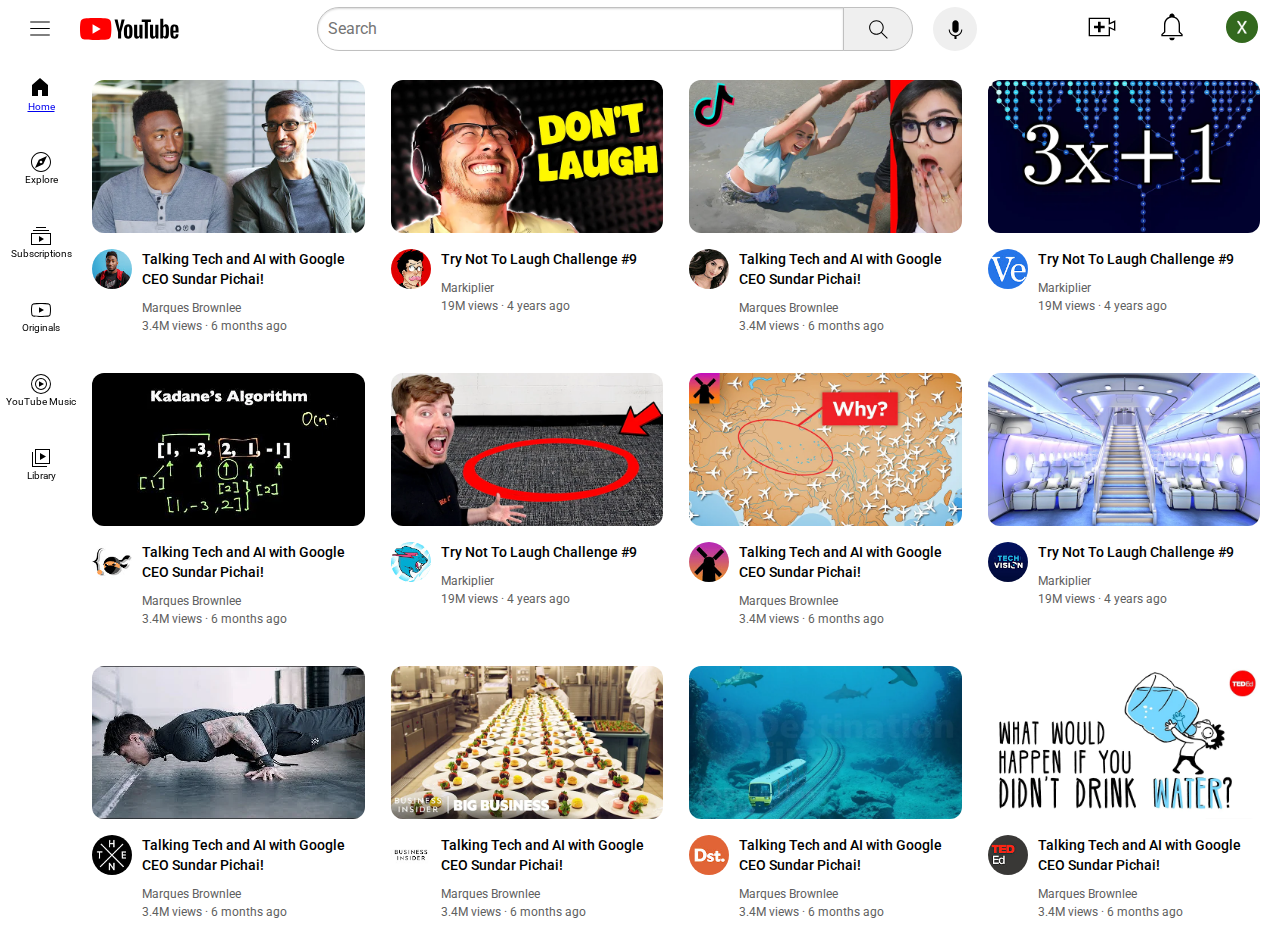
<file: index.html>
<!DOCTYPE html>
<html>

<head>

  <link rel="preconnect" href="https://fonts.googleapis.com">
  <link rel="preconnect" href="https://fonts.gstatic.com" crossorigin>
  <link href="https://fonts.googleapis.com/css2?family=Roboto:wght@400;500;700&display=swap" rel="stylesheet">

  <link rel="stylesheet" href="styles/general.css">
  <link rel="stylesheet" href="styles/video.css">
  <link rel="stylesheet" href="styles/header.css">
  <link rel="stylesheet" href="styles/sidebar.css">

</head>

<body>

  <header class="header">
    <div class="left-section">
      <img class="hamburg-menu" src="icons/hamburger-menu.svg">
      <img class="youtube-logo" src="icons/youtube-logo.svg">
    </div>
    <div class="middle-section">
      <input class="search-bar" type="text" placeholder="Search">
      <button class="search-button">
        <img class="search-icon" src="icons/search.svg">
      </button>
      <button class="voice-search-button">
        <img class="voice-search-icon" src="icons/voice-search-icon.svg">
      </button>
    </div>
    <div class="right-section">
      <button class="upload-button">
        <img class="upload-icon" src="icons/upload.svg" alt="">
      </button>
      <button class="notofications-button">
        <img class="notofications-icon" src="icons/notifications.svg" alt="">
      </button>
      <button class="current-user-button">
        <img class="current-user-icon" src="channel-pictures/my-channel.jpg" alt="">
      </button>
    </div>
  </header>

  <nav class="sidebar">
    <div class="sidebar-link">
      <a href="https://www.youtube.com">
        <img src="icons/home.svg">
        <div>Home</div>
      </a>
    </div>
    <div class="sidebar-link">
      <img src="icons/explore.svg">
      <div>Explore</div>
    </div>
    <div class="sidebar-link">
      <img src="icons/subscriptions.svg">
      <div>Subscriptions</div>
    </div>
    <div class="sidebar-link">
      <img src="icons/originals.svg">
      <div>Originals</div>
    </div>
    <div class="sidebar-link">
      <img src="icons/youtube-music.svg">
      <div>YouTube Music</div>
    </div>
    <div class="sidebar-link">
      <img src="icons/library.svg">
      <div>Library</div>
    </div>
  </nav>

  <main>
    <section class="video-grid">
      <div class="video-preview">
        <div class="thumbnail-row">
          <img class="thumbnail" src="thumbnails/thumbnail-1.webp">
        </div>
        <div class="video-info-grid">
          <div class="channel-picture">
            <img class="profile-picture" src="channel-pictures/channel-1.jpeg">
          </div>
          <div class="video-info">
            <p class="video-title">
              Talking Tech and AI with Google CEO Sundar Pichai!
            </p>
            <p class="video-author">
              Marques Brownlee
            </p>
            <p class="video-stats">
              3.4M views &#xB7; 6 months ago
            </p>
          </div>
        </div>
      </div>
  
      <div class="video-preview">
        <div class="thumbnail-row">
          <img class="thumbnail" src="thumbnails/thumbnail-2.webp">
        </div>
        <div class="video-info-grid">
          <div class="channel-picture">
            <img class="profile-picture" src="channel-pictures/channel-2.jpeg">
          </div>
          <div class="video-info">
            <p class="video-title">
              Try Not To Laugh Challenge #9
            </p>
            <p class="video-author">
              Markiplier
            </p>
            <p class="video-stats">
              19M views &#xB7; 4 years ago
            </p>
          </div>
        </div>
      </div>
  
      <div class="video-preview">
        <div class="thumbnail-row">
          <img class="thumbnail" src="thumbnails/thumbnail-3.webp">
        </div>
        <div class="video-info-grid">
          <div class="channel-picture">
            <img class="profile-picture" src="channel-pictures/channel-3.jpeg">
          </div>
          <div class="video-info">
            <p class="video-title">
              Talking Tech and AI with Google CEO Sundar Pichai!
            </p>
            <p class="video-author">
              Marques Brownlee
            </p>
            <p class="video-stats">
              3.4M views &#xB7; 6 months ago
            </p>
          </div>
        </div>
      </div>
  
  
      <div class="video-preview">
        <div class="thumbnail-row">
          <img class="thumbnail" src="thumbnails/thumbnail-4.webp">
        </div>
        <div class="video-info-grid">
          <div class="channel-picture">
            <img class="profile-picture" src="channel-pictures/channel-4.jpeg">
          </div>
          <div class="video-info">
            <p class="video-title">
              Try Not To Laugh Challenge #9
            </p>
            <p class="video-author">
              Markiplier
            </p>
            <p class="video-stats">
              19M views &#xB7; 4 years ago
            </p>
          </div>
        </div>
      </div>
  
      <div class="video-preview">
        <div class="thumbnail-row">
          <img class="thumbnail" src="thumbnails/thumbnail-5.webp">
        </div>
        <div class="video-info-grid">
          <div class="channel-picture">
            <img class="profile-picture" src="channel-pictures/channel-5.jpeg">
          </div>
          <div class="video-info">
            <p class="video-title">
              Talking Tech and AI with Google CEO Sundar Pichai!
            </p>
            <p class="video-author">
              Marques Brownlee
            </p>
            <p class="video-stats">
              3.4M views &#xB7; 6 months ago
            </p>
          </div>
        </div>
      </div>
  
  
      <div class="video-preview">
        <div class="thumbnail-row">
          <img class="thumbnail" src="thumbnails/thumbnail-6.webp">
        </div>
        <div class="video-info-grid">
          <div class="channel-picture">
            <img class="profile-picture" src="channel-pictures/channel-6.jpeg">
          </div>
          <div class="video-info">
            <p class="video-title">
              Try Not To Laugh Challenge #9
            </p>
            <p class="video-author">
              Markiplier
            </p>
            <p class="video-stats">
              19M views &#xB7; 4 years ago
            </p>
          </div>
        </div>
      </div>
  
      <div class="video-preview">
        <div class="thumbnail-row">
          <img class="thumbnail" src="thumbnails/thumbnail-7.webp">
        </div>
        <div class="video-info-grid">
          <div class="channel-picture">
            <img class="profile-picture" src="channel-pictures/channel-7.jpeg">
          </div>
          <div class="video-info">
            <p class="video-title">
              Talking Tech and AI with Google CEO Sundar Pichai!
            </p>
            <p class="video-author">
              Marques Brownlee
            </p>
            <p class="video-stats">
              3.4M views &#xB7; 6 months ago
            </p>
          </div>
        </div>
      </div>
  
  
      <div class="video-preview">
        <div class="thumbnail-row">
          <img class="thumbnail" src="thumbnails/thumbnail-8.webp">
        </div>
        <div class="video-info-grid">
          <div class="channel-picture">
            <img class="profile-picture" src="channel-pictures/channel-8.jpeg">
          </div>
          <div class="video-info">
            <p class="video-title">
              Try Not To Laugh Challenge #9
            </p>
            <p class="video-author">
              Markiplier
            </p>
            <p class="video-stats">
              19M views &#xB7; 4 years ago
            </p>
          </div>
        </div>
      </div>
  
      <div class="video-preview">
        <div class="thumbnail-row">
          <img class="thumbnail" src="thumbnails/thumbnail-9.webp">
        </div>
        <div class="video-info-grid">
          <div class="channel-picture">
            <img class="profile-picture" src="channel-pictures/channel-9.jpeg">
          </div>
          <div class="video-info">
            <p class="video-title">
              Talking Tech and AI with Google CEO Sundar Pichai!
            </p>
            <p class="video-author">
              Marques Brownlee
            </p>
            <p class="video-stats">
              3.4M views &#xB7; 6 months ago
            </p>
          </div>
        </div>
      </div>
  
      <div class="video-preview">
        <div class="thumbnail-row">
          <img class="thumbnail" src="thumbnails/thumbnail-10.webp">
        </div>
        <div class="video-info-grid">
          <div class="channel-picture">
            <img class="profile-picture" src="channel-pictures/channel-10.jpeg">
          </div>
          <div class="video-info">
            <p class="video-title">
              Talking Tech and AI with Google CEO Sundar Pichai!
            </p>
            <p class="video-author">
              Marques Brownlee
            </p>
            <p class="video-stats">
              3.4M views &#xB7; 6 months ago
            </p>
          </div>
        </div>
      </div>
  
      <div class="video-preview">
        <div class="thumbnail-row">
          <img class="thumbnail" src="thumbnails/thumbnail-11.webp">
        </div>
        <div class="video-info-grid">
          <div class="channel-picture">
            <img class="profile-picture" src="channel-pictures/channel-11.jpeg">
          </div>
          <div class="video-info">
            <p class="video-title">
              Talking Tech and AI with Google CEO Sundar Pichai!
            </p>
            <p class="video-author">
              Marques Brownlee
            </p>
            <p class="video-stats">
              3.4M views &#xB7; 6 months ago
            </p>
          </div>
        </div>
      </div>
  
      <div class="video-preview">
        <div class="thumbnail-row">
          <img class="thumbnail" src="thumbnails/thumbnail-12.webp">
        </div>
        <div class="video-info-grid">
          <div class="channel-picture">
            <img class="profile-picture" src="channel-pictures/channel-12.jpeg">
          </div>
          <div class="video-info">
            <p class="video-title">
              Talking Tech and AI with Google CEO Sundar Pichai!
            </p>
            <p class="video-author">
              Marques Brownlee
            </p>
            <p class="video-stats">
              3.4M views &#xB7; 6 months ago
            </p>
          </div>
        </div>
      </div>
  
    </section>  
  </main>
  
</body>

</html>
</file>
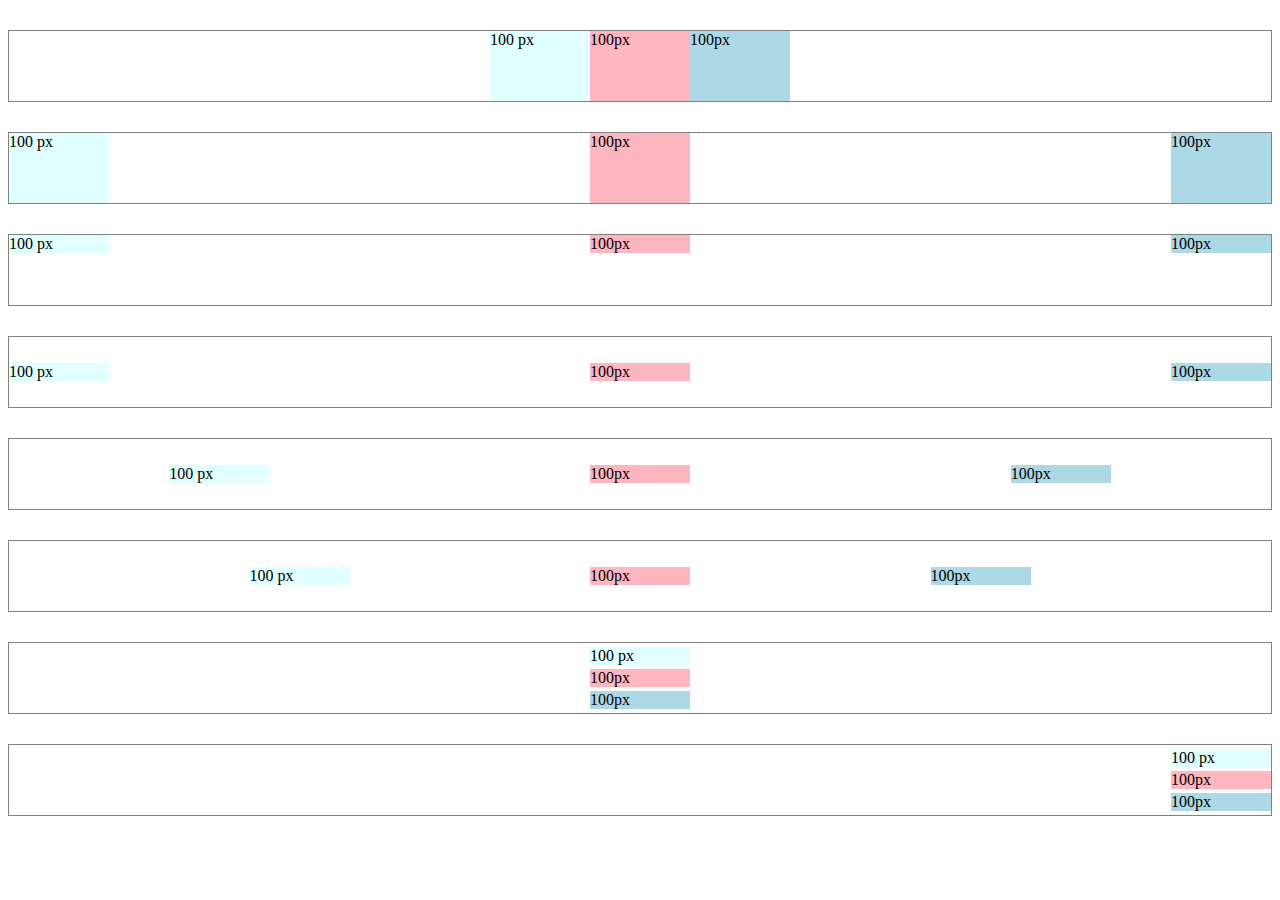
<file: flexbox.html>
<!DOCTYPE html>
<html>

<head>
  <title>Flexbox Proctice</title>
</head>

<body>
  <div style="margin-top: 30px;
    height: 70px;
    border-width: 1px; 
    border-style: solid; 
    border-color: gray;

    display: flex; 
    flex-direction: row; 
    justify-content: center;">

    <div style="background-color: lightcyan; width: 100px;">100 px</div>
    <div style="background-color: lightpink; width: 100px;">100px</div>
    <div style="background-color: lightblue; width: 100px;">100px</div>
  </div>

  <div style="margin-top: 30px;
    height: 70px;
    border-width: 1px; 
    border-style: solid; 
    border-color: gray;

    display: flex; 
    flex-direction: row; 
    justify-content:space-between;">

    <div style="background-color: lightcyan; width: 100px;">100 px</div>
    <div style="background-color: lightpink; width: 100px;">100px</div>
    <div style="background-color: lightblue; width: 100px;">100px</div>
  </div>

  <div style="margin-top: 30px;
    height: 70px;
    border-width: 1px; 
    border-style: solid; 
    border-color: gray;

    display: flex; 
    flex-direction: row; 
    justify-content:space-between;
    align-items: start;">

    <div style="background-color: lightcyan; width: 100px;">100 px</div>
    <div style="background-color: lightpink; width: 100px;">100px</div>
    <div style="background-color: lightblue; width: 100px;">100px</div>
  </div>

  <div style="margin-top: 30px;
    height: 70px;
    border-width: 1px; 
    border-style: solid; 
    border-color: gray;

    display: flex; 
    flex-direction: row; 
    justify-content:space-between;
    align-items: center;">

    <div style="background-color: lightcyan; width: 100px;">100 px</div>
    <div style="background-color: lightpink; width: 100px;">100px</div>
    <div style="background-color: lightblue; width: 100px;">100px</div>
  </div>

  <div style="margin-top: 30px;
    height: 70px;
    border-width: 1px; 
    border-style: solid; 
    border-color: gray;

    display: flex; 
    flex-direction: row; 
    justify-content: space-around;
    align-items: center;">

    <div style="background-color: lightcyan; width: 100px;">100 px</div>
    <div style="background-color: lightpink; width: 100px;">100px</div>
    <div style="background-color: lightblue; width: 100px;">100px</div>
  </div>

  <div style="margin-top: 30px;
    height: 70px;
    border-width: 1px; 
    border-style: solid; 
    border-color: gray;

    display: flex; 
    flex-direction: row; 
    justify-content: space-evenly;
    align-items: center;">

    <div style="background-color: lightcyan; width: 100px;">100 px</div>
    <div style="background-color: lightpink; width: 100px;">100px</div>
    <div style="background-color: lightblue; width: 100px;">100px</div>
  </div>

  <div style="margin-top: 30px;
    height: 70px;
    border-width: 1px; 
    border-style: solid; 
    border-color: gray;

    display: flex; 
    flex-direction: column; 
    justify-content: space-evenly;
    align-items: center;">

    <div style="background-color: lightcyan; width: 100px;">100 px</div>
    <div style="background-color: lightpink; width: 100px;">100px</div>
    <div style="background-color: lightblue; width: 100px;">100px</div>
  </div>

  <div style="margin-top: 30px;
    height: 70px;
    border-width: 1px; 
    border-style: solid; 
    border-color: gray;

    display: flex; 
    flex-direction: column; 
    justify-content: space-evenly;
    align-items: end;">

    <div style="background-color: lightcyan; width: 100px;">100 px</div>
    <div style="background-color: lightpink; width: 100px;">100px</div>
    <div style="background-color: lightblue; width: 100px;">100px</div>
  </div>

</body>

</html>
</file>
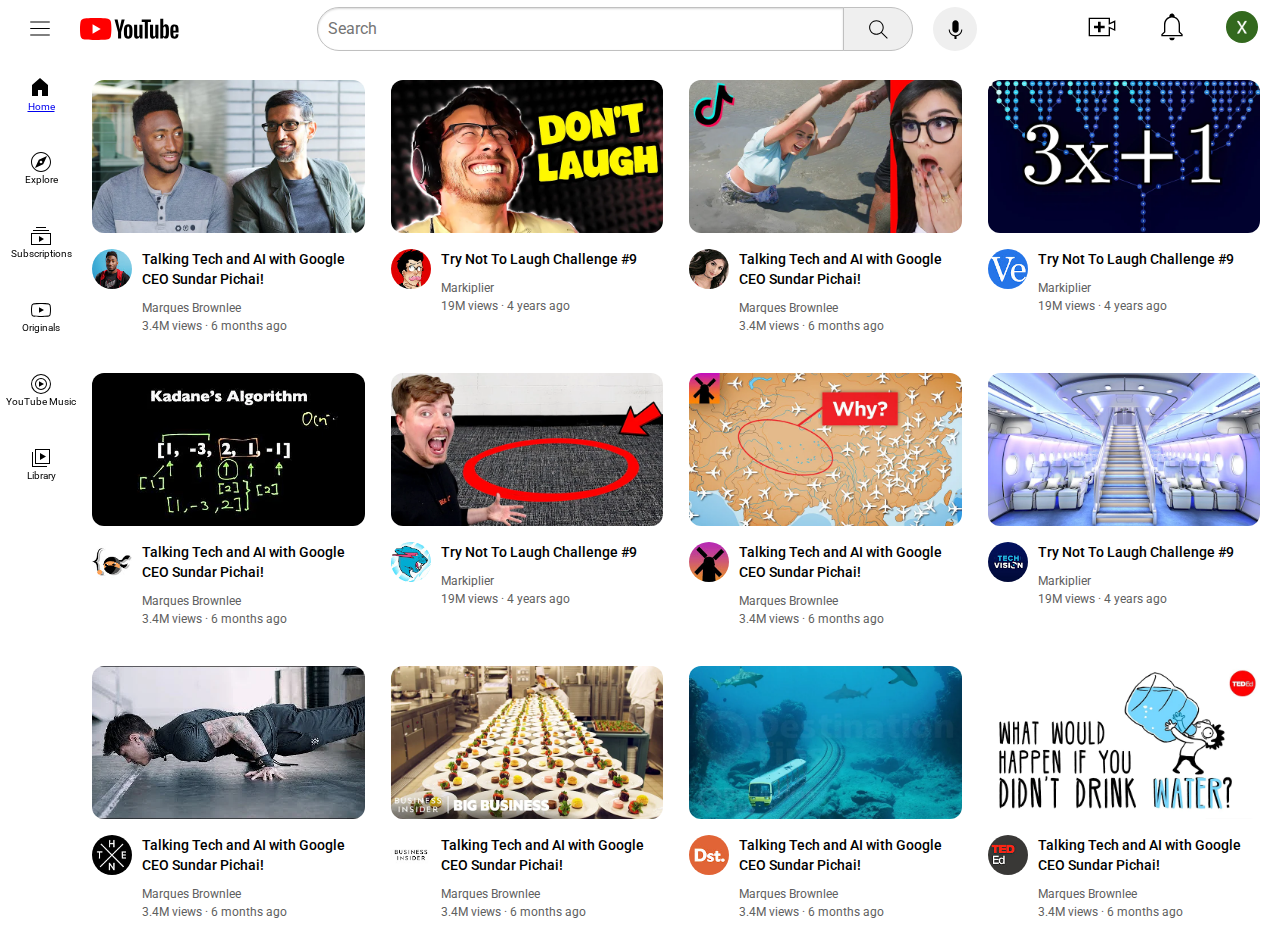
<file: youtube.html>
<!DOCTYPE html>
<html>

<head>

  <link rel="preconnect" href="https://fonts.googleapis.com">
  <link rel="preconnect" href="https://fonts.gstatic.com" crossorigin>
  <link href="https://fonts.googleapis.com/css2?family=Roboto:wght@400;500;700&display=swap" rel="stylesheet">

  <link rel="stylesheet" href="styles/general.css">
  <link rel="stylesheet" href="styles/video.css">
  <link rel="stylesheet" href="styles/header.css">
  <link rel="stylesheet" href="styles/sidebar.css">

</head>

<body>

  <header class="header">
    <div class="left-section">
      <img class="hamburg-menu" src="icons/hamburger-menu.svg">
      <img class="youtube-logo" src="icons/youtube-logo.svg">
    </div>
    <div class="middle-section">
      <input class="search-bar" type="text" placeholder="Search">
      <button class="search-button">
        <img class="search-icon" src="icons/search.svg">
      </button>
      <button class="voice-search-button">
        <img class="voice-search-icon" src="icons/voice-search-icon.svg">
      </button>
    </div>
    <div class="right-section">
      <button class="upload-button">
        <img class="upload-icon" src="icons/upload.svg" alt="">
      </button>
      <button class="notofications-button">
        <img class="notofications-icon" src="icons/notifications.svg" alt="">
      </button>
      <button class="current-user-button">
        <img class="current-user-icon" src="channel-pictures/my-channel.jpg" alt="">
      </button>
    </div>
  </header>

  <nav class="sidebar">
    <div class="sidebar-link">
      <a href="https://www.youtube.com">
        <img src="icons/home.svg">
        <div>Home</div>
      </a>
    </div>
    <div class="sidebar-link">
      <img src="icons/explore.svg">
      <div>Explore</div>
    </div>
    <div class="sidebar-link">
      <img src="icons/subscriptions.svg">
      <div>Subscriptions</div>
    </div>
    <div class="sidebar-link">
      <img src="icons/originals.svg">
      <div>Originals</div>
    </div>
    <div class="sidebar-link">
      <img src="icons/youtube-music.svg">
      <div>YouTube Music</div>
    </div>
    <div class="sidebar-link">
      <img src="icons/library.svg">
      <div>Library</div>
    </div>
  </nav>

  <main>
    <section class="video-grid">
      <div class="video-preview">
        <div class="thumbnail-row">
          <img class="thumbnail" src="thumbnails/thumbnail-1.webp">
        </div>
        <div class="video-info-grid">
          <div class="channel-picture">
            <img class="profile-picture" src="channel-pictures/channel-1.jpeg">
          </div>
          <div class="video-info">
            <p class="video-title">
              Talking Tech and AI with Google CEO Sundar Pichai!
            </p>
            <p class="video-author">
              Marques Brownlee
            </p>
            <p class="video-stats">
              3.4M views &#xB7; 6 months ago
            </p>
          </div>
        </div>
      </div>
  
      <div class="video-preview">
        <div class="thumbnail-row">
          <img class="thumbnail" src="thumbnails/thumbnail-2.webp">
        </div>
        <div class="video-info-grid">
          <div class="channel-picture">
            <img class="profile-picture" src="channel-pictures/channel-2.jpeg">
          </div>
          <div class="video-info">
            <p class="video-title">
              Try Not To Laugh Challenge #9
            </p>
            <p class="video-author">
              Markiplier
            </p>
            <p class="video-stats">
              19M views &#xB7; 4 years ago
            </p>
          </div>
        </div>
      </div>
  
      <div class="video-preview">
        <div class="thumbnail-row">
          <img class="thumbnail" src="thumbnails/thumbnail-3.webp">
        </div>
        <div class="video-info-grid">
          <div class="channel-picture">
            <img class="profile-picture" src="channel-pictures/channel-3.jpeg">
          </div>
          <div class="video-info">
            <p class="video-title">
              Talking Tech and AI with Google CEO Sundar Pichai!
            </p>
            <p class="video-author">
              Marques Brownlee
            </p>
            <p class="video-stats">
              3.4M views &#xB7; 6 months ago
            </p>
          </div>
        </div>
      </div>
  
  
      <div class="video-preview">
        <div class="thumbnail-row">
          <img class="thumbnail" src="thumbnails/thumbnail-4.webp">
        </div>
        <div class="video-info-grid">
          <div class="channel-picture">
            <img class="profile-picture" src="channel-pictures/channel-4.jpeg">
          </div>
          <div class="video-info">
            <p class="video-title">
              Try Not To Laugh Challenge #9
            </p>
            <p class="video-author">
              Markiplier
            </p>
            <p class="video-stats">
              19M views &#xB7; 4 years ago
            </p>
          </div>
        </div>
      </div>
  
      <div class="video-preview">
        <div class="thumbnail-row">
          <img class="thumbnail" src="thumbnails/thumbnail-5.webp">
        </div>
        <div class="video-info-grid">
          <div class="channel-picture">
            <img class="profile-picture" src="channel-pictures/channel-5.jpeg">
          </div>
          <div class="video-info">
            <p class="video-title">
              Talking Tech and AI with Google CEO Sundar Pichai!
            </p>
            <p class="video-author">
              Marques Brownlee
            </p>
            <p class="video-stats">
              3.4M views &#xB7; 6 months ago
            </p>
          </div>
        </div>
      </div>
  
  
      <div class="video-preview">
        <div class="thumbnail-row">
          <img class="thumbnail" src="thumbnails/thumbnail-6.webp">
        </div>
        <div class="video-info-grid">
          <div class="channel-picture">
            <img class="profile-picture" src="channel-pictures/channel-6.jpeg">
          </div>
          <div class="video-info">
            <p class="video-title">
              Try Not To Laugh Challenge #9
            </p>
            <p class="video-author">
              Markiplier
            </p>
            <p class="video-stats">
              19M views &#xB7; 4 years ago
            </p>
          </div>
        </div>
      </div>
  
      <div class="video-preview">
        <div class="thumbnail-row">
          <img class="thumbnail" src="thumbnails/thumbnail-7.webp">
        </div>
        <div class="video-info-grid">
          <div class="channel-picture">
            <img class="profile-picture" src="channel-pictures/channel-7.jpeg">
          </div>
          <div class="video-info">
            <p class="video-title">
              Talking Tech and AI with Google CEO Sundar Pichai!
            </p>
            <p class="video-author">
              Marques Brownlee
            </p>
            <p class="video-stats">
              3.4M views &#xB7; 6 months ago
            </p>
          </div>
        </div>
      </div>
  
  
      <div class="video-preview">
        <div class="thumbnail-row">
          <img class="thumbnail" src="thumbnails/thumbnail-8.webp">
        </div>
        <div class="video-info-grid">
          <div class="channel-picture">
            <img class="profile-picture" src="channel-pictures/channel-8.jpeg">
          </div>
          <div class="video-info">
            <p class="video-title">
              Try Not To Laugh Challenge #9
            </p>
            <p class="video-author">
              Markiplier
            </p>
            <p class="video-stats">
              19M views &#xB7; 4 years ago
            </p>
          </div>
        </div>
      </div>
  
      <div class="video-preview">
        <div class="thumbnail-row">
          <img class="thumbnail" src="thumbnails/thumbnail-9.webp">
        </div>
        <div class="video-info-grid">
          <div class="channel-picture">
            <img class="profile-picture" src="channel-pictures/channel-9.jpeg">
          </div>
          <div class="video-info">
            <p class="video-title">
              Talking Tech and AI with Google CEO Sundar Pichai!
            </p>
            <p class="video-author">
              Marques Brownlee
            </p>
            <p class="video-stats">
              3.4M views &#xB7; 6 months ago
            </p>
          </div>
        </div>
      </div>
  
      <div class="video-preview">
        <div class="thumbnail-row">
          <img class="thumbnail" src="thumbnails/thumbnail-10.webp">
        </div>
        <div class="video-info-grid">
          <div class="channel-picture">
            <img class="profile-picture" src="channel-pictures/channel-10.jpeg">
          </div>
          <div class="video-info">
            <p class="video-title">
              Talking Tech and AI with Google CEO Sundar Pichai!
            </p>
            <p class="video-author">
              Marques Brownlee
            </p>
            <p class="video-stats">
              3.4M views &#xB7; 6 months ago
            </p>
          </div>
        </div>
      </div>
  
      <div class="video-preview">
        <div class="thumbnail-row">
          <img class="thumbnail" src="thumbnails/thumbnail-11.webp">
        </div>
        <div class="video-info-grid">
          <div class="channel-picture">
            <img class="profile-picture" src="channel-pictures/channel-11.jpeg">
          </div>
          <div class="video-info">
            <p class="video-title">
              Talking Tech and AI with Google CEO Sundar Pichai!
            </p>
            <p class="video-author">
              Marques Brownlee
            </p>
            <p class="video-stats">
              3.4M views &#xB7; 6 months ago
            </p>
          </div>
        </div>
      </div>
  
      <div class="video-preview">
        <div class="thumbnail-row">
          <img class="thumbnail" src="thumbnails/thumbnail-12.webp">
        </div>
        <div class="video-info-grid">
          <div class="channel-picture">
            <img class="profile-picture" src="channel-pictures/channel-12.jpeg">
          </div>
          <div class="video-info">
            <p class="video-title">
              Talking Tech and AI with Google CEO Sundar Pichai!
            </p>
            <p class="video-author">
              Marques Brownlee
            </p>
            <p class="video-stats">
              3.4M views &#xB7; 6 months ago
            </p>
          </div>
        </div>
      </div>
  
    </section>  
  </main>
  
</body>

</html>
</file>
<file: styles/general.css>
p {
  font-family: Roboto, Arial, sans-serif;
  margin-top: 0px;
  margin-bottom: 0px;
}

body{
  font-family: Roboto, Arial, Helvetica, sans-serif;
  margin: 0;
  padding: 20px;
  background-color: transparent
}
</file>
<file: styles/video.css>
.thumbnail {
  width: 100%;
}

.video-grid {
  display: grid;
  grid-template-columns: 1fr 1fr 1fr 1fr 1fr;
  column-gap: 26px;
  row-gap: 40px;
  padding-top: 60px;
  padding-left: 72px;
}

@media(max-width: 750px) {
  .video-grid {
    grid-template-columns: 1fr 1fr;
  }
}

@media(min-width: 751px) and (max-width: 999px) {
  .video-grid {
    grid-template-columns: 1fr 1fr 1fr;
  }
}

@media(min-width: 1000px) {
  .video-grid {
    grid-template-columns: 1fr 1fr 1fr 1fr;
  }
}

.video-info-grid {
  display: grid;
  grid-template-columns: 50px 1fr;
}

.video-title {
  margin-top: 0px;
  font-size: 14px;
  font-weight: 500;
  line-height: 20px;
  font: optional;
  margin-bottom: 12px;
}

.video-author,
.video-stats {
  font-size: 12px;
  color: rgb(96, 96, 96);
}

.video-author {
  margin-bottom: 4px;
}

/* .channel-picture,
.video-info {
  background-color: gray;
} */

.profile-picture {
  width: 40px;
  border-radius: 20px;
}

.thumbnail-row {
  margin-bottom: 12px;
  position: relative;
}

.thumbnail {
  border-radius: 12px;
}

.thumbnail:hover {
  border-radius: 0px;
}

.video-time {
  background-color: black;
  color: white;
  width: 60;
  height: 25;
  position: absolute;

  right: 5px;
  bottom: 10px;
  border-radius: 2px;
}
</file>
<file: styles/header.css>
.header {
  height: 57px;
  display: flex;
  flex-direction: row;
  position: fixed;

  /* border-bottom: 1px solid #dedede; */
  margin-bottom: 20px;

  top: 0;
  left: 0;
  right: 0;
  align-items: center;
  justify-content: space-between;
  z-index: 100;
}

.left-section {
  display: flex;
  align-items: center;
}

.hamburg-menu {
  height: 26px;
  margin-left: 27px;
  margin-right: 27px;
}

.youtube-logo {
  height: 22px;
}

.middle-section {
  max-width: 660px;
  flex: 1;
  margin-left: 70px;
  margin-right: 35px;
  display: flex;
  /* align-items: center; */
}

.search-bar {
  height: 40px;
  flex: 1;
  padding-left: 10px;
  font-size: 16px;
  border: 1px;
  border-style: solid;
  border-color: rgb(192, 192, 192);
  box-shadow: inset 0px 1px 2px rgba(0, 0, 0, 0.15);
  align-items: center;
  justify-content: center;
  border-top-left-radius: 22px;
  border-bottom-left-radius: 22px;
}

.search-bar::placeholder {
  font-family: Roboto, Arial, Helvetica, sans-serif;
  font-size: 16px;
}

.search-button {
  height: 44px;
  width: 70px;
  border: 1px;
  border-style: solid;
  border-color: rgb(192, 192, 192);
  margin-left: -1px;
  align-items: center;
  border-top-right-radius: 22px;
  border-bottom-right-radius: 22px;
}

.search-icon {
  height: 25px;
  align-items: center;
  margin-top: 4px;
}

.voice-search-button {
  height: 44px;
  width: 44px;
  border-radius: 22px;
  border: none;
  margin-left: 20px;
}

.voice-search-icon {
  height: 25px;
  margin-top: 4px;
}


.right-section {
  width: 200px;
  display: flex;
  align-items: center;
  justify-content: space-between;
  flex-shrink: 0;
}

.upload-button,
.notofications-button,
.current-user-button {
  width: 44px;
  height: 44px;
  border: 0px;
  background-color: transparent;
}

.current-user-button {
  margin-right: 16px;
}

.upload-iocn,
.notification {
  height: 25px;
}

.current-user-icon {
  height: 32px;
  border-radius: 16px;
  cursor: pointer;
}
</file>
<file: styles/sidebar.css>
.sidebar {
  position: fixed;  
  display: flex;
  flex-direction: column;
  left: 0;
  bottom: 0;
  top: 56px;
  width: 72px;
  z-index: 200;
  padding-left: 5px;
}

.sidebar-link {
  height: 74px;    
  display: flex;
  flex-direction: column;
  align-items: center;
  justify-content: center;
  cursor: pointer;
}

.sidebar-link img {
  height: 24px;
}

.sidebar div{
  font-family: Roboto, Arial, Helvetica, sans-serif;
  font-size: 10px;
}

.sidebar-link:hover {
  background-color: rgb(239, 239, 239)
}
</file>
